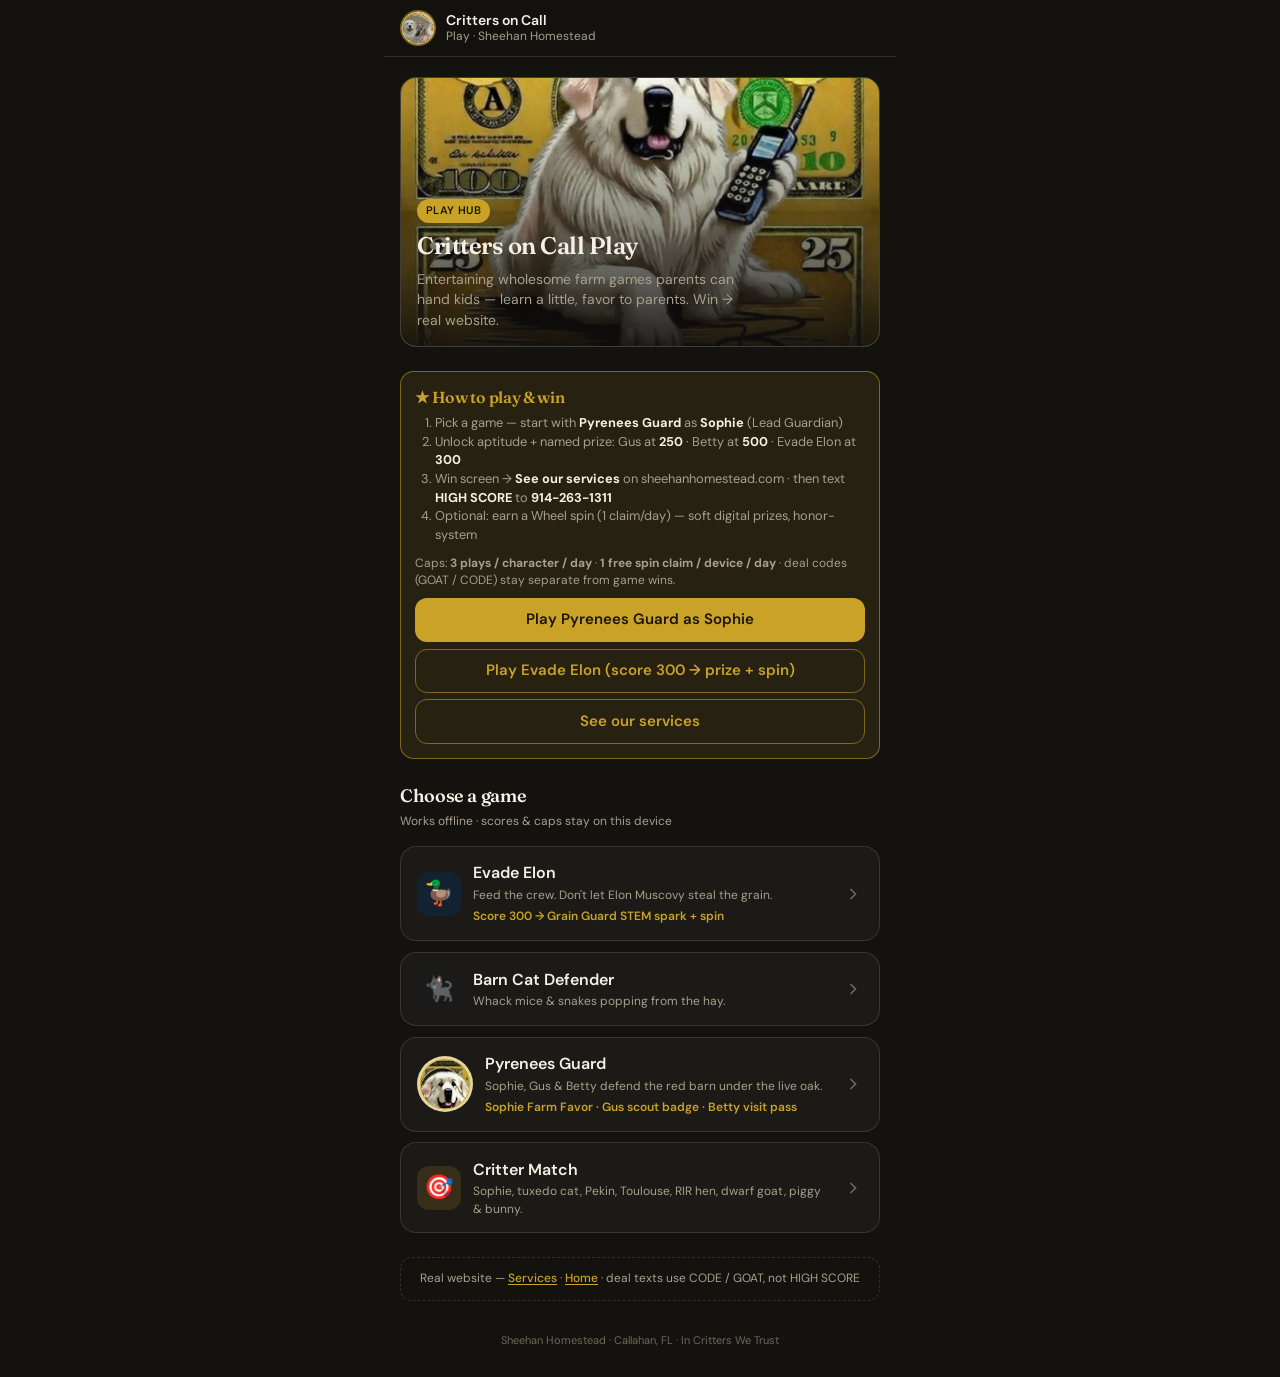
<file: index.html>
<!DOCTYPE html>
<html lang="en">
<head>
<meta charset="UTF-8" />
<meta name="viewport" content="width=device-width, initial-scale=1, viewport-fit=cover" />
<meta name="theme-color" content="#c9a227" />
<meta name="description" content="Critters on Call Play — homestead mini-games from Sheehan Homestead, Callahan FL." />
<meta property="og:title" content="Critters on Call · Play" />
<meta property="og:image" content="assets/og.jpg" />
<title>Play · Critters on Call</title>
<link rel="icon" type="image/png" href="assets/pyrenees-logo.png" />
<link rel="preconnect" href="https://fonts.googleapis.com" />
<link rel="preconnect" href="https://fonts.gstatic.com" crossorigin />
<link href="https://fonts.googleapis.com/css2?family=DM+Sans:ital,opsz,wght@0,9..40,400;0,9..40,500;0,9..40,600;0,9..40,700;1,9..40,400&family=Fraunces:ital,opsz,wght@0,9..144,500;0,9..144,600;0,9..144,700;1,9..144,500&display=swap" rel="stylesheet" />
<link rel="stylesheet" href="css/styles.css" />
<style>
  .play-path {
    border-radius: 0.85rem;
    border: 1px solid rgba(201,162,39,0.55);
    background: rgba(201,162,39,0.1);
    padding: 0.85rem 0.9rem;
  }
  .play-path h2 { font-size: 1rem; margin: 0 0 0.35rem; color: var(--gold, #c9a227); }
  .play-path ol { margin: 0.35rem 0 0.65rem; padding-left: 1.2rem; font-size: 0.8rem; line-height: 1.45; color: var(--muted, #a39a88); }
  .play-path ol strong { color: var(--fg, #f5f0e6); }
  .play-path-actions { display: flex; flex-direction: column; gap: 0.4rem; }
</style>
</head>
<body>
<div class="app">
  <header class="site-header">
    <div class="site-header-inner">
      <a class="brand" href="index.html" aria-current="page">
        <img class="brand-logo" src="assets/pyrenees-logo.png" alt="" width="36" height="36" />
        <span class="min-w-0">
          <span class="brand-title">Critters on Call</span>
          <span class="brand-sub">Play · Sheehan Homestead</span>
        </span>
      </a>
    </div>
  </header>

  <main class="main">
    <div class="stack">
      <section class="hero" aria-label="Play hub">
        <img src="assets/hero.jpg" alt="Sheehan Homestead critters" width="640" height="360" />
        <div class="hero-fade" aria-hidden="true"></div>
        <div class="hero-copy">
          <span class="pill">Play hub</span>
          <h1 style="font-size:1.5rem">Critters on Call Play</h1>
          <p class="text-sm muted" style="max-width:20rem">Entertaining wholesome farm games parents can hand kids — learn a little, favor to parents. Win → real website.</p>
        </div>
      </section>

      <section class="play-path" aria-label="How to play and win">
        <h2>★ How to play &amp; win</h2>
        <ol>
          <li>Pick a game — start with <strong>Pyrenees Guard</strong> as <strong>Sophie</strong> (Lead Guardian)</li>
          <li>Unlock aptitude + named prize: Gus at <strong>250</strong> · Betty at <strong>500</strong> · Evade Elon at <strong>300</strong></li>
          <li>Win screen → <strong>See our services</strong> on sheehanhomestead.com · then text <strong>HIGH SCORE</strong> to <strong>914-263-1311</strong></li>
          <li>Optional: earn a Wheel spin (1 claim/day) — soft digital prizes, honor-system</li>
        </ol>
        <p class="text-xs muted" style="margin:0 0 0.55rem">Caps: <strong>3 plays / character / day</strong> · <strong>1 free spin claim / device / day</strong> · deal codes (GOAT / CODE) stay separate from game wins.</p>
        <div class="play-path-actions">
          <a class="btn btn-primary btn-block" href="pyrenees-guard.html">Play Pyrenees Guard as Sophie</a>
          <a class="btn btn-outline btn-block" href="evade-elon.html">Play Evade Elon (score 300 → prize + spin)</a>
          <a class="btn btn-outline btn-block" href="https://www.sheehanhomestead.com/services" target="_blank" rel="noopener">See our services</a>
        </div>
      </section>

      <section class="stack-sm">
        <div>
          <h2 style="font-size:1.125rem">Choose a game</h2>
          <p class="text-xs muted" style="margin-top:0.25rem">Works offline · scores &amp; caps stay on this device</p>
        </div>
        <div class="door-grid">
          <a class="door" href="evade-elon.html">
            <span class="door-emoji door-emoji-sky" aria-hidden="true">🦆</span>
            <span class="door-body">
              <span class="door-title">Evade Elon</span>
              <span class="door-desc">Feed the crew. Don't let Elon Muscovy steal the grain.</span>
              <span class="door-desc door-earn-note">Score 300 → Grain Guard STEM spark + spin</span>
            </span>
            <svg class="door-chevron" viewBox="0 0 24 24" fill="none" stroke="currentColor" stroke-width="2" aria-hidden="true"><path d="m9 18 6-6-6-6"/></svg>
          </a>
          <a class="door" href="barn-cat.html">
            <span class="door-emoji door-emoji-dark" aria-hidden="true">🐈‍⬛</span>
            <span class="door-body">
              <span class="door-title">Barn Cat Defender</span>
              <span class="door-desc">Whack mice &amp; snakes popping from the hay.</span>
            </span>
            <svg class="door-chevron" viewBox="0 0 24 24" fill="none" stroke="currentColor" stroke-width="2" aria-hidden="true"><path d="m9 18 6-6-6-6"/></svg>
          </a>
          <a class="door" href="pyrenees-guard.html">
            <img class="door-thumb" src="assets/sophie.png" alt="" width="56" height="56" />
            <span class="door-body">
              <span class="door-title">Pyrenees Guard</span>
              <span class="door-desc">Sophie, Gus &amp; Betty defend the red barn under the live oak.</span>
              <span class="door-desc door-earn-note">Sophie Farm Favor · Gus scout badge · Betty visit pass</span>
            </span>
            <svg class="door-chevron" viewBox="0 0 24 24" fill="none" stroke="currentColor" stroke-width="2" aria-hidden="true"><path d="m9 18 6-6-6-6"/></svg>
          </a>
          <a class="door" href="critter-match.html">
            <span class="door-emoji" aria-hidden="true">🎯</span>
            <span class="door-body">
              <span class="door-title">Critter Match</span>
              <span class="door-desc">Sophie, tuxedo cat, Pekin, Toulouse, RIR hen, dwarf goat, piggy &amp; bunny.</span>
            </span>
            <svg class="door-chevron" viewBox="0 0 24 24" fill="none" stroke="currentColor" stroke-width="2" aria-hidden="true"><path d="m9 18 6-6-6-6"/></svg>
          </a>
        </div>
      </section>

      <p class="note-link">
        Real website —
        <a href="https://www.sheehanhomestead.com/services" target="_blank" rel="noopener">Services</a>
        ·
        <a href="https://www.sheehanhomestead.com" target="_blank" rel="noopener">Home</a>
        · deal texts use CODE / GOAT, not HIGH SCORE
      </p>

      <p class="footer-tiny">Sheehan Homestead · Callahan, FL · In Critters We Trust</p>
    </div>
  </main>
</div>
</body>
</html>
</file>
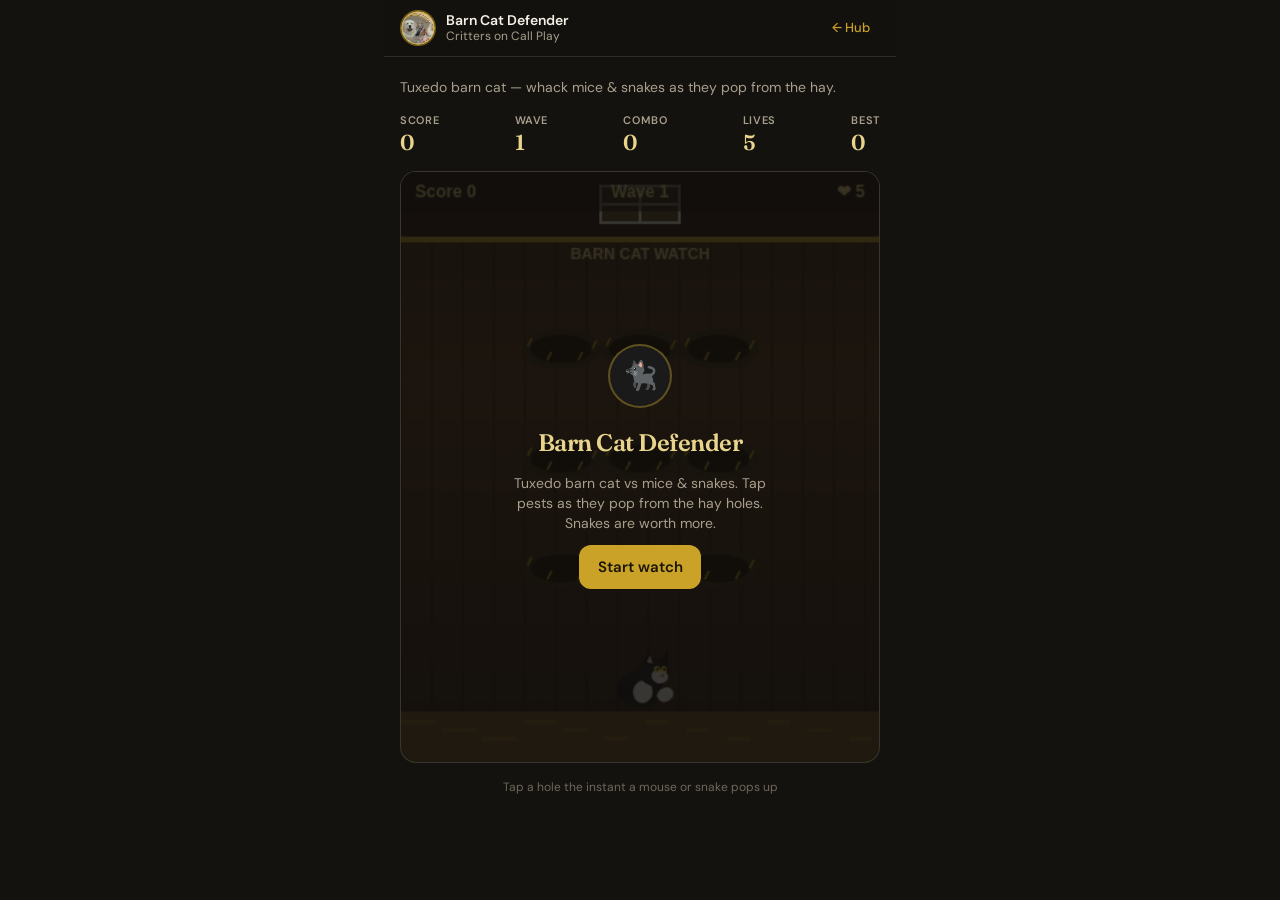
<file: barn-cat.html>
<!DOCTYPE html>
<html lang="en">
<head>
<meta charset="UTF-8" />
<meta name="viewport" content="width=device-width, initial-scale=1, viewport-fit=cover" />
<meta name="theme-color" content="#c9a227" />
<meta name="description" content="Barn Cat Defender — tuxedo cat vs mice and snakes. Critters on Call Play." />
<title>Barn Cat Defender · Critters on Call Play</title>
<link rel="icon" type="image/png" href="assets/pyrenees-logo.png" />
<link rel="preconnect" href="https://fonts.googleapis.com" />
<link rel="preconnect" href="https://fonts.gstatic.com" crossorigin />
<link href="https://fonts.googleapis.com/css2?family=DM+Sans:ital,opsz,wght@0,9..40,400;0,9..40,500;0,9..40,600;0,9..40,700&family=Fraunces:opsz,wght@9..144,500;9..144,600;9..144,700&display=swap" rel="stylesheet" />
<link rel="stylesheet" href="css/styles.css" />
</head>
<body>
<div class="app">
  <header class="site-header">
    <div class="site-header-inner">
      <a class="brand" href="index.html">
        <img class="brand-logo" src="assets/pyrenees-logo.png" alt="" width="36" height="36" />
        <span class="min-w-0">
          <span class="brand-title">Barn Cat Defender</span>
          <span class="brand-sub">Critters on Call Play</span>
        </span>
      </a>
      <a class="back-link" href="index.html">← Hub</a>
    </div>
  </header>
  <main class="main">
    <div class="game-shell">
      <p class="game-lede text-sm muted">Tuxedo barn cat — whack mice &amp; snakes as they pop from the hay.</p>
      <div class="game-hud">
        <div class="hud-stat"><span class="hud-label">Score</span><span class="hud-value tabular" id="score">0</span></div>
        <div class="hud-stat"><span class="hud-label">Wave</span><span class="hud-value tabular" id="wave">1</span></div>
        <div class="hud-stat"><span class="hud-label">Combo</span><span class="hud-value tabular" id="combo">0</span></div>
        <div class="hud-stat"><span class="hud-label">Lives</span><span class="hud-value tabular" id="lives">5</span></div>
        <div class="hud-stat"><span class="hud-label">Best</span><span class="hud-value tabular" id="best">0</span></div>
      </div>
      <div class="game-stage" id="stage">
        <canvas id="canvas" width="340" height="420" aria-label="Barn Cat Defender game"></canvas>
        <div class="game-overlay" id="overlay">
          <div class="overlay-badge" aria-hidden="true">🐈‍⬛</div>
          <h2 id="overlay-title">Barn Cat Defender</h2>
          <p id="overlay-msg">Tuxedo barn cat vs mice &amp; snakes. Tap pests as they pop from the hay holes. Snakes are worth more.</p>
          <button type="button" class="btn btn-primary" id="start-btn">Start watch</button>
        </div>
      </div>
      <p class="game-hint" id="hint">Tap a hole the instant a mouse or snake pops up</p>
    </div>
  </main>
</div>
<script src="js/scores.js"></script>
<script src="js/barn-cat.js"></script>
</body>
</html>
</file>
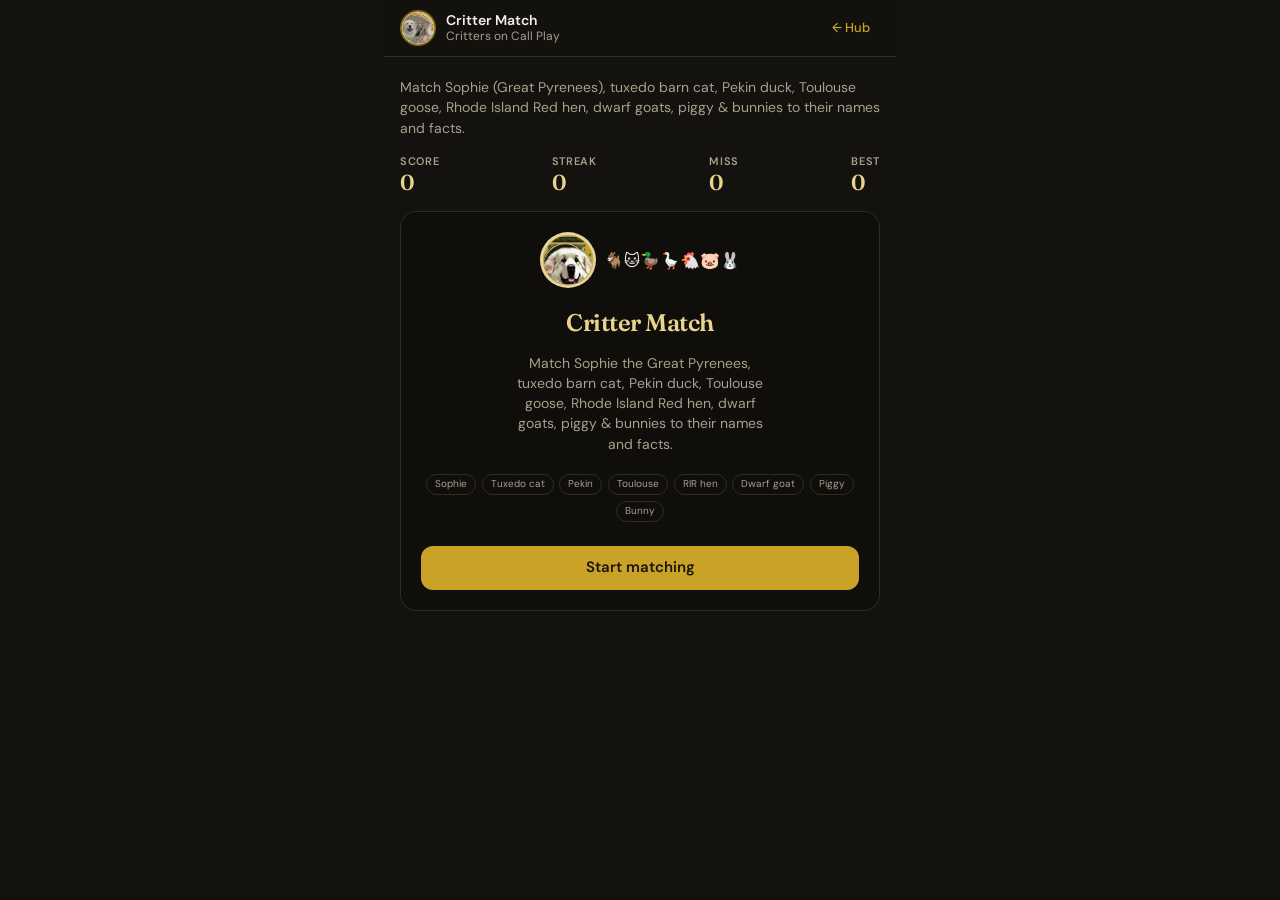
<file: critter-match.html>
<!DOCTYPE html>
<html lang="en">
<head>
<meta charset="UTF-8" />
<meta name="viewport" content="width=device-width, initial-scale=1, viewport-fit=cover" />
<meta name="theme-color" content="#c9a227" />
<meta name="description" content="Critter Match — match the Sheehan Homestead roster. Critters on Call Play." />
<title>Critter Match · Critters on Call Play</title>
<link rel="icon" type="image/png" href="assets/pyrenees-logo.png" />
<link rel="preconnect" href="https://fonts.googleapis.com" />
<link rel="preconnect" href="https://fonts.gstatic.com" crossorigin />
<link href="https://fonts.googleapis.com/css2?family=DM+Sans:ital,opsz,wght@0,9..40,400;0,9..40,500;0,9..40,600;0,9..40,700&family=Fraunces:opsz,wght@9..144,500;9..144,600;9..144,700&display=swap" rel="stylesheet" />
<link rel="stylesheet" href="css/styles.css" />
</head>
<body>
<div class="app">
  <header class="site-header">
    <div class="site-header-inner">
      <a class="brand" href="index.html">
        <img class="brand-logo" src="assets/pyrenees-logo.png" alt="" width="36" height="36" />
        <span class="min-w-0">
          <span class="brand-title">Critter Match</span>
          <span class="brand-sub">Critters on Call Play</span>
        </span>
      </a>
      <a class="back-link" href="index.html">← Hub</a>
    </div>
  </header>
  <main class="main">
    <div class="game-shell">
      <p class="game-lede text-sm muted">Match Sophie (Great Pyrenees), tuxedo barn cat, Pekin duck, Toulouse goose, Rhode Island Red hen, dwarf goats, piggy &amp; bunnies to their names and facts.</p>
      <div class="game-hud">
        <div class="hud-stat"><span class="hud-label">Score</span><span class="hud-value tabular" id="score">0</span></div>
        <div class="hud-stat"><span class="hud-label">Streak</span><span class="hud-value tabular" id="streak">0</span></div>
        <div class="hud-stat"><span class="hud-label">Miss</span><span class="hud-value tabular" id="miss">0</span></div>
        <div class="hud-stat"><span class="hud-label">Best</span><span class="hud-value tabular" id="best">0</span></div>
      </div>
      <div class="cm-play" id="play-area">
        <div>
          <p class="text-xs muted" style="margin-bottom:0.5rem">1 · Tap a critter</p>
          <div class="cm-critters" id="critters"></div>
        </div>
        <div>
          <p class="text-xs muted" style="margin-bottom:0.5rem">2 · Tap the matching name &amp; fact</p>
          <div class="cm-facts" id="facts"></div>
        </div>
      </div>
      <div class="game-stage cm-ready-stage" id="stage">
        <div class="game-overlay" id="overlay" style="position:relative;min-height:16rem;border-radius:1rem;border:1px solid var(--border)">
          <div class="cm-ready-avatars">
            <img src="assets/sophie.png" alt="Sophie" width="56" height="56" />
            <span aria-hidden="true">🐐🐱🦆🪿🐔🐷🐰</span>
          </div>
          <h2 id="overlay-title">Critter Match</h2>
          <p id="overlay-msg">Match Sophie the Great Pyrenees, tuxedo barn cat, Pekin duck, Toulouse goose, Rhode Island Red hen, dwarf goats, piggy &amp; bunnies to their names and facts.</p>
          <div class="cm-chips">
            <span>Sophie</span><span>Tuxedo cat</span><span>Pekin</span><span>Toulouse</span><span>RIR hen</span><span>Dwarf goat</span><span>Piggy</span><span>Bunny</span>
          </div>
          <button type="button" class="btn btn-primary btn-block" id="start-btn">Start matching</button>
        </div>
      </div>
      <p class="game-hint" id="hint" style="visibility:hidden">Tap a critter, then tap the matching name &amp; fact</p>
      <div id="done" class="hidden"></div>
    </div>
  </main>
</div>
<script src="js/scores.js"></script>
<script src="js/critter-match.js"></script>
</body>
</html>
</file>
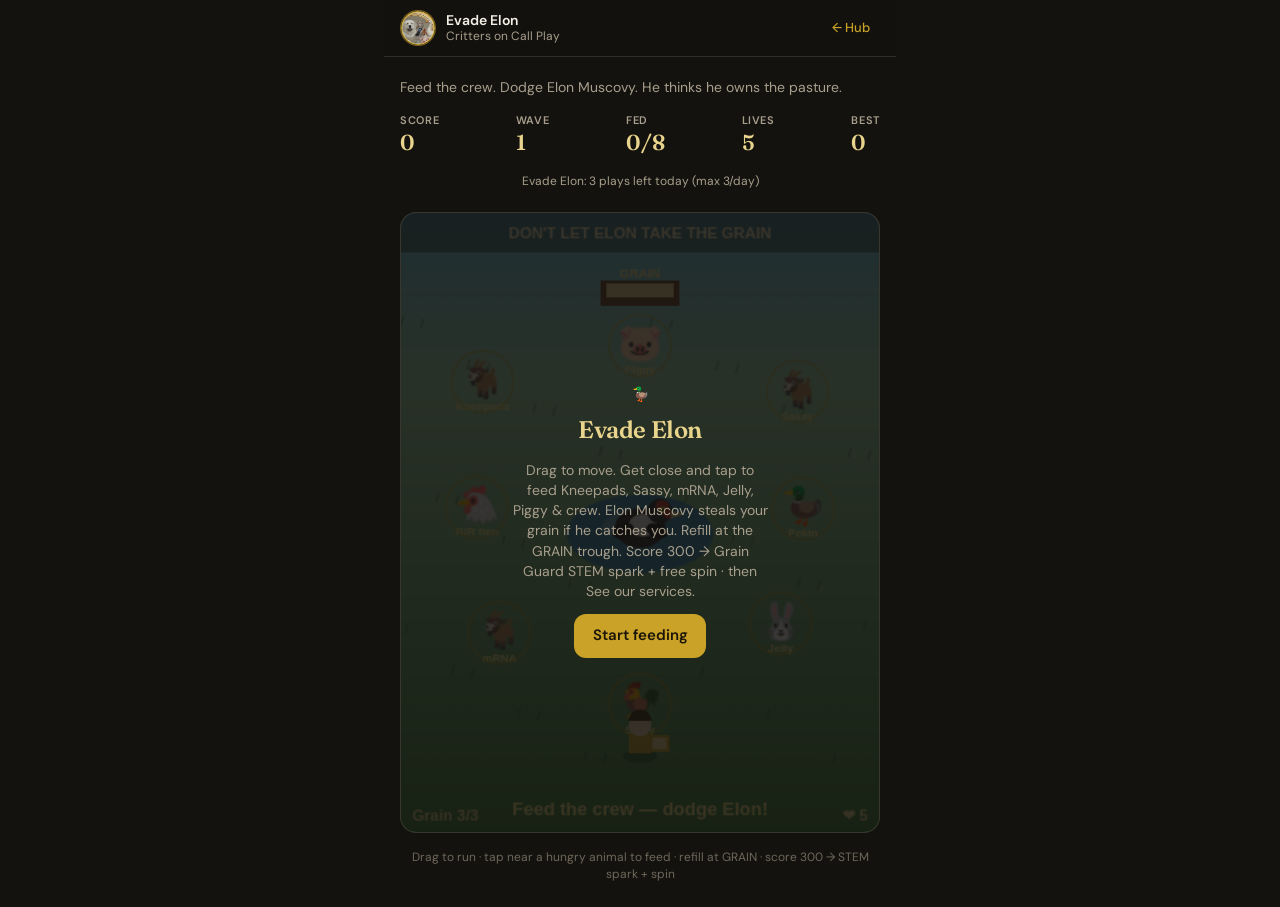
<file: evade-elon.html>
<!DOCTYPE html>
<html lang="en">
<head>
<meta charset="UTF-8" />
<meta name="viewport" content="width=device-width, initial-scale=1, viewport-fit=cover" />
<meta name="theme-color" content="#c9a227" />
<meta name="description" content="Evade Elon — feed the crew, dodge Elon Muscovy. Critters on Call Play." />
<title>Evade Elon · Critters on Call Play</title>
<link rel="icon" type="image/png" href="assets/pyrenees-logo.png" />
<link rel="preconnect" href="https://fonts.googleapis.com" />
<link rel="preconnect" href="https://fonts.gstatic.com" crossorigin />
<link href="https://fonts.googleapis.com/css2?family=DM+Sans:ital,opsz,wght@0,9..40,400;0,9..40,500;0,9..40,600;0,9..40,700&family=Fraunces:opsz,wght@9..144,500;9..144,600;9..144,700&display=swap" rel="stylesheet" />
<link rel="stylesheet" href="css/styles.css" />
</head>
<body>
<div class="app">
  <header class="site-header">
    <div class="site-header-inner">
      <a class="brand" href="index.html">
        <img class="brand-logo" src="assets/pyrenees-logo.png" alt="" width="36" height="36" />
        <span class="min-w-0">
          <span class="brand-title">Evade Elon</span>
          <span class="brand-sub">Critters on Call Play</span>
        </span>
      </a>
      <a class="back-link" href="index.html">← Hub</a>
    </div>
  </header>
  <main class="main">
    <div class="game-shell">
      <p class="game-lede text-sm muted">Feed the crew. Dodge Elon Muscovy. He thinks he owns the pasture.</p>
      <div class="game-hud">
        <div class="hud-stat"><span class="hud-label">Score</span><span class="hud-value tabular" id="score">0</span></div>
        <div class="hud-stat"><span class="hud-label">Wave</span><span class="hud-value tabular" id="wave">1</span></div>
        <div class="hud-stat"><span class="hud-label">Fed</span><span class="hud-value tabular" id="fed">0/8</span></div>
        <div class="hud-stat"><span class="hud-label">Lives</span><span class="hud-value tabular" id="lives">5</span></div>
        <div class="hud-stat"><span class="hud-label">Best</span><span class="hud-value tabular" id="best">0</span></div>
      </div>
      <p class="cap-note text-xs muted" id="cap-note" aria-live="polite"></p>
      <div class="game-stage" id="stage">
        <canvas id="canvas" width="340" height="440" aria-label="Evade Elon game"></canvas>
        <div class="game-overlay" id="overlay">
          <p class="overlay-emoji" aria-hidden="true">🦆</p>
          <h2 id="overlay-title">Evade Elon</h2>
          <p id="overlay-msg">Drag to move. Get close and tap to feed Kneepads, Sassy, mRNA, Jelly, Piggy &amp; crew. Elon Muscovy steals your grain if he catches you. Refill at the GRAIN trough. Score 300 → Grain Guard STEM spark + free spin · then See our services.</p>
          <button type="button" class="btn btn-primary" id="start-btn">Start feeding</button>
        </div>
      </div>
      <p class="game-hint" id="hint">Drag to run · tap near a hungry animal to feed · refill at GRAIN · score 300 → STEM spark + spin</p>
      <div class="claim-chip-bar hidden" id="claim-chip" aria-live="polite"></div>
    </div>
  </main>
</div>
<div class="earn-modal hidden" id="earn-modal" aria-hidden="true" role="dialog" aria-labelledby="earn-title">
  <div class="earn-modal-card">
    <p class="earn-modal-emoji" aria-hidden="true">🏅</p>
    <p class="aptitude-badge" id="earn-aptitude" hidden></p>
    <h2 id="earn-title">You earned an award</h2>
    <p class="prize-line" id="earn-prize" hidden></p>
    <p id="earn-body" class="earn-modal-body">Entertaining farm games — learn a little. Parents: see our services on the real website.</p>
    <div class="earn-modal-actions">
      <a class="btn btn-primary btn-block" id="earn-services" href="https://www.sheehanhomestead.com/services" target="_blank" rel="noopener">See our services</a>
      <a class="btn btn-outline btn-block" id="earn-sms" href="sms:9142631311?&body=HIGH%20SCORE">Text HIGH SCORE to 914-263-1311</a>
      <a class="btn btn-outline btn-block" id="earn-wheel" href="https://onchainoffgrid-hub.github.io/critters-on-call/wheel.html" rel="noopener" hidden>🎡 Claim free spin</a>
      <button type="button" class="btn btn-ghost btn-block" id="earn-keep">Keep playing</button>
    </div>
  </div>
</div>
<script src="js/scores.js"></script>
<script src="js/earn-spin.js"></script>
<script src="js/evade-elon.js"></script>
</body>
</html>
</file>
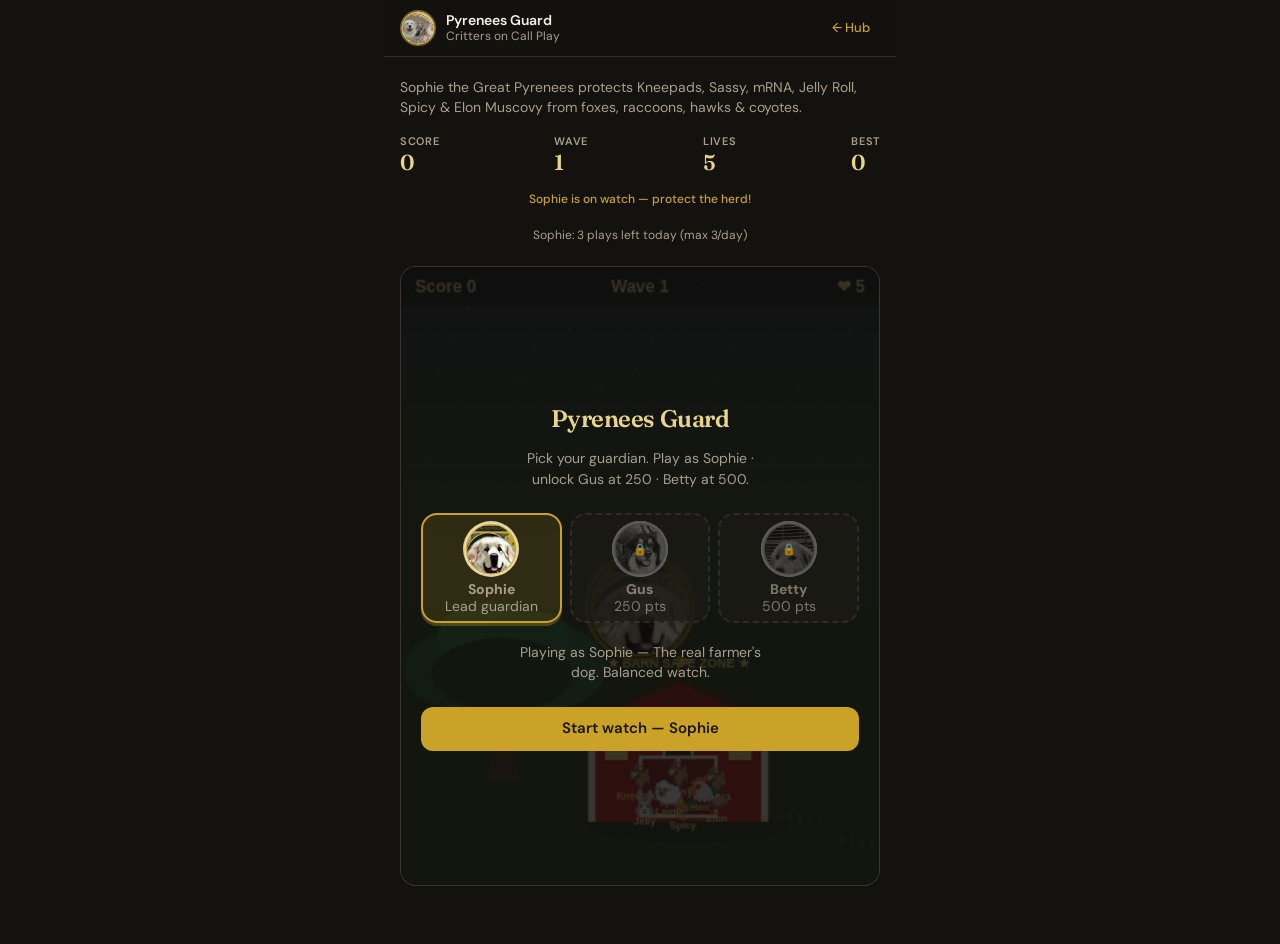
<file: pyrenees-guard.html>
<!DOCTYPE html>
<html lang="en">
<head>
<meta charset="UTF-8" />
<meta name="viewport" content="width=device-width, initial-scale=1, viewport-fit=cover" />
<meta name="theme-color" content="#c9a227" />
<meta name="description" content="Pyrenees Guard — Sophie, Gus & Betty defend the red barn. Critters on Call Play." />
<title>Pyrenees Guard · Critters on Call Play</title>
<link rel="icon" type="image/png" href="assets/pyrenees-logo.png" />
<link rel="preconnect" href="https://fonts.googleapis.com" />
<link rel="preconnect" href="https://fonts.gstatic.com" crossorigin />
<link href="https://fonts.googleapis.com/css2?family=DM+Sans:ital,opsz,wght@0,9..40,400;0,9..40,500;0,9..40,600;0,9..40,700&family=Fraunces:opsz,wght@9..144,500;9..144,600;9..144,700&display=swap" rel="stylesheet" />
<link rel="stylesheet" href="css/styles.css" />
</head>
<body>
<div class="app">
  <header class="site-header">
    <div class="site-header-inner">
      <a class="brand" href="index.html">
        <img class="brand-logo" src="assets/pyrenees-logo.png" alt="" width="36" height="36" />
        <span class="min-w-0">
          <span class="brand-title">Pyrenees Guard</span>
          <span class="brand-sub">Critters on Call Play</span>
        </span>
      </a>
      <a class="back-link" href="index.html">← Hub</a>
    </div>
  </header>
  <main class="main">
    <div class="game-shell">
      <p class="game-lede text-sm muted">Sophie the Great Pyrenees protects Kneepads, Sassy, mRNA, Jelly Roll, Spicy &amp; Elon Muscovy from foxes, raccoons, hawks &amp; coyotes.</p>
      <div class="game-hud">
        <div class="hud-stat"><span class="hud-label">Score</span><span class="hud-value tabular" id="score">0</span></div>
        <div class="hud-stat"><span class="hud-label">Wave</span><span class="hud-value tabular" id="wave">1</span></div>
        <div class="hud-stat"><span class="hud-label">Lives</span><span class="hud-value tabular" id="lives">5</span></div>
        <div class="hud-stat"><span class="hud-label">Best</span><span class="hud-value tabular" id="best">0</span></div>
      </div>
      <p class="game-msg" id="msg"></p>
      <p class="cap-note text-xs muted" id="cap-note" aria-live="polite"></p>
      <div class="game-stage" id="stage">
        <canvas id="canvas" width="340" height="440" aria-label="Pyrenees Guard game"></canvas>
        <div class="game-overlay" id="overlay">
          <h2 id="overlay-title">Pyrenees Guard</h2>
          <p id="overlay-msg">Pick your guardian. Play as Sophie · unlock Gus at 250 · Betty at 500.</p>
          <div class="guard-picker" id="picker"></div>
          <p class="guard-blurb text-xs muted" id="blurb"></p>
          <button type="button" class="btn btn-primary btn-block" id="start-btn">Start watch — Sophie</button>
        </div>
      </div>
      <div class="guard-controls" id="controls" aria-label="Movement controls">
        <button type="button" class="btn btn-ghost" id="nudge-l">←</button>
        <button type="button" class="btn btn-primary" id="bark-btn">Bark!</button>
        <button type="button" class="btn btn-ghost" id="nudge-r">→</button>
        <button type="button" class="btn btn-ghost" id="nudge-u">↑</button>
        <button type="button" class="btn btn-ghost" id="nudge-d">↓</button>
        <button type="button" class="btn btn-ghost" id="nudge-c">Center</button>
      </div>
      <p class="game-hint" id="hint" style="visibility:hidden">Drag Sophie · WASD · Space / Bark</p>
      <div class="claim-chip-bar hidden" id="claim-chip" aria-live="polite"></div>
    </div>
  </main>
</div>
<div class="earn-modal hidden" id="earn-modal" aria-hidden="true" role="dialog" aria-labelledby="earn-title">
  <div class="earn-modal-card">
    <p class="earn-modal-emoji" aria-hidden="true">🏅</p>
    <p class="aptitude-badge" id="earn-aptitude" hidden></p>
    <h2 id="earn-title">You earned an award</h2>
    <p class="prize-line" id="earn-prize" hidden></p>
    <p id="earn-body" class="earn-modal-body">Entertaining farm games — learn a little. Parents: see our services on the real website.</p>
    <div class="earn-modal-actions">
      <a class="btn btn-primary btn-block" id="earn-services" href="https://www.sheehanhomestead.com/services" target="_blank" rel="noopener">See our services</a>
      <a class="btn btn-outline btn-block" id="earn-sms" href="sms:9142631311?&body=HIGH%20SCORE">Text HIGH SCORE to 914-263-1311</a>
      <a class="btn btn-outline btn-block" id="earn-wheel" href="https://onchainoffgrid-hub.github.io/critters-on-call/wheel.html" rel="noopener" hidden>🎡 Claim free spin</a>
      <button type="button" class="btn btn-ghost btn-block" id="earn-keep">Keep playing</button>
    </div>
  </div>
</div>
<script src="js/scores.js"></script>
<script src="js/earn-spin.js"></script>
<script src="js/pyrenees-guard.js"></script>
</body>
</html>
</file>
<file: css/styles.css>
/* Critters on Call — Play hub */
:root {
  --gold: #c9a227;
  --gold-hover: #b89120;
  --gold-soft: rgba(201, 162, 39, 0.15);
  --gold-ring: rgba(201, 162, 39, 0.4);
  --ink: #0f0e0c;
  --bg: #14120f;
  --surface: #1c1a16;
  --surface-2: #26231e;
  --border: rgba(255, 248, 230, 0.12);
  --fg: #f5f0e6;
  --muted: #a89f8c;
  --subtle: #6e675a;
  --accent: #e8d48c;
  --primary-fg: #1a1508;
  --danger: #c45c4a;
  --success: #6a9e6a;
  --radius: 1rem;
  --max: 32rem;
  --safe-b: env(safe-area-inset-bottom, 0px);
  --font: "DM Sans", "Segoe UI", system-ui, sans-serif;
  --display: "Fraunces", "Georgia", "Times New Roman", serif;
}

*, *::before, *::after { box-sizing: border-box; }
html { -webkit-text-size-adjust: 100%; }
html, body {
  margin: 0;
  min-height: 100dvh;
  background: var(--bg);
  color: var(--fg);
  font-family: var(--font);
  font-size: 16px;
  line-height: 1.45;
  -webkit-font-smoothing: antialiased;
  touch-action: manipulation;
}
img { max-width: 100%; display: block; }
a { color: inherit; text-decoration: none; }
button, input { font: inherit; color: inherit; }
button { cursor: pointer; border: none; background: none; }
h1, h2, h3 { font-family: var(--display); font-weight: 600; letter-spacing: -0.02em; margin: 0; }
p { margin: 0; }

.app {
  display: flex;
  flex-direction: column;
  min-height: 100dvh;
  max-width: var(--max);
  margin: 0 auto;
}

.site-header {
  position: sticky;
  top: 0;
  z-index: 40;
  border-bottom: 1px solid var(--border);
  background: rgba(20, 18, 15, 0.95);
  backdrop-filter: blur(12px);
}
.site-header-inner {
  display: flex;
  align-items: center;
  justify-content: space-between;
  height: 3.5rem;
  padding: 0 1rem;
  gap: 0.75rem;
}
.brand {
  display: flex;
  align-items: center;
  gap: 0.65rem;
  min-width: 0;
}
.brand-logo {
  width: 2.25rem;
  height: 2.25rem;
  border-radius: 999px;
  border: 1px solid rgba(201, 162, 39, 0.5);
  object-fit: cover;
  flex-shrink: 0;
  background: var(--surface-2);
}
.brand-title {
  display: block;
  font-size: 0.875rem;
  font-weight: 600;
  line-height: 1.2;
  white-space: nowrap;
  overflow: hidden;
  text-overflow: ellipsis;
}
.brand-sub {
  display: block;
  font-size: 0.75rem;
  color: var(--muted);
  line-height: 1.2;
}
.back-link {
  font-size: 0.8125rem;
  color: var(--gold);
  font-weight: 500;
  white-space: nowrap;
  padding: 0.35rem 0.6rem;
  border-radius: 0.5rem;
}
.back-link:hover { background: var(--gold-soft); }

.main {
  flex: 1;
  width: 100%;
  padding: 1.25rem 1rem calc(1.5rem + var(--safe-b));
}
.stack { display: flex; flex-direction: column; gap: 1.5rem; }
.stack-sm { display: flex; flex-direction: column; gap: 1rem; }
.muted { color: var(--muted); }
.text-sm { font-size: 0.875rem; }
.text-xs { font-size: 0.75rem; }
.tabular { font-variant-numeric: tabular-nums; }
.min-w-0 { min-width: 0; }

.hero {
  position: relative;
  border-radius: var(--radius);
  overflow: hidden;
  border: 1px solid var(--border);
  aspect-ratio: 16 / 9;
  background: var(--surface-2);
}
.hero img {
  width: 100%;
  height: 100%;
  object-fit: cover;
}
.hero-fade {
  position: absolute;
  inset: 0;
  background: linear-gradient(to top, rgba(15, 14, 12, 0.92) 0%, rgba(15, 14, 12, 0.35) 55%, transparent 100%);
}
.hero-copy {
  position: absolute;
  left: 1rem;
  right: 1rem;
  bottom: 1rem;
  display: flex;
  flex-direction: column;
  gap: 0.35rem;
}
.pill {
  display: inline-flex;
  align-self: flex-start;
  font-size: 0.6875rem;
  font-weight: 600;
  letter-spacing: 0.04em;
  text-transform: uppercase;
  color: var(--primary-fg);
  background: var(--gold);
  padding: 0.25rem 0.55rem;
  border-radius: 999px;
}

.btn {
  display: inline-flex;
  align-items: center;
  justify-content: center;
  gap: 0.4rem;
  min-height: 2.75rem;
  padding: 0.65rem 1.15rem;
  border-radius: 0.75rem;
  font-weight: 600;
  font-size: 0.9375rem;
  transition: background 0.15s, transform 0.1s;
}
.btn:active { transform: scale(0.98); }
.btn-primary {
  background: var(--gold);
  color: var(--primary-fg);
}
.btn-primary:hover { background: var(--gold-hover); }
.btn-ghost {
  background: var(--surface-2);
  color: var(--fg);
  border: 1px solid var(--border);
}
.btn-ghost:hover { border-color: var(--gold-ring); }
.btn-block { width: 100%; }
.btn:disabled {
  opacity: 0.45;
  cursor: not-allowed;
  transform: none;
}

.door-grid { display: flex; flex-direction: column; gap: 0.65rem; }
.door {
  display: flex;
  align-items: center;
  gap: 0.75rem;
  padding: 0.9rem 1rem;
  background: var(--surface);
  border: 1px solid var(--border);
  border-radius: var(--radius);
  transition: border-color 0.15s, background 0.15s;
}
.door:hover { border-color: var(--gold-ring); background: var(--surface-2); }
.door-emoji {
  width: 2.75rem;
  height: 2.75rem;
  display: flex;
  align-items: center;
  justify-content: center;
  font-size: 1.5rem;
  background: var(--gold-soft);
  border-radius: 0.75rem;
  flex-shrink: 0;
}
.door-body { flex: 1; min-width: 0; }
.door-title {
  display: block;
  font-weight: 600;
  font-size: 1rem;
}
.door-desc {
  display: block;
  font-size: 0.75rem;
  color: var(--muted);
  margin-top: 0.15rem;
}
.door-chevron {
  width: 1.25rem;
  height: 1.25rem;
  color: var(--subtle);
  flex-shrink: 0;
}

.note-link {
  display: block;
  text-align: center;
  font-size: 0.75rem;
  color: var(--muted);
  padding: 0.75rem;
  border: 1px dashed var(--border);
  border-radius: 0.75rem;
}
.note-link a {
  color: var(--gold);
  font-weight: 500;
  text-decoration: underline;
  text-underline-offset: 2px;
}

.footer-tiny {
  text-align: center;
  font-size: 0.6875rem;
  color: var(--subtle);
  padding: 0.5rem 0 0.25rem;
}

/* Game shell */
.game-shell { display: flex; flex-direction: column; gap: 1rem; }
.game-hud {
  display: flex;
  align-items: center;
  justify-content: space-between;
  gap: 0.75rem;
  flex-wrap: wrap;
}
.hud-stat {
  display: flex;
  flex-direction: column;
  gap: 0.1rem;
}
.hud-label {
  font-size: 0.6875rem;
  text-transform: uppercase;
  letter-spacing: 0.06em;
  color: var(--muted);
  font-weight: 600;
}
.hud-value {
  font-family: var(--display);
  font-size: 1.35rem;
  font-weight: 600;
  color: var(--accent);
  line-height: 1.1;
}
.game-stage {
  position: relative;
  width: 100%;
  background: var(--surface);
  border: 1px solid var(--border);
  border-radius: var(--radius);
  overflow: hidden;
  touch-action: none;
  user-select: none;
  -webkit-user-select: none;
}
.game-stage canvas {
  display: block;
  width: 100%;
  height: auto;
  vertical-align: middle;
}
.game-overlay {
  position: absolute;
  inset: 0;
  display: flex;
  flex-direction: column;
  align-items: center;
  justify-content: center;
  gap: 0.75rem;
  padding: 1.25rem;
  background: rgba(15, 14, 12, 0.82);
  text-align: center;
  z-index: 5;
}
.game-overlay.hidden { display: none; }
.game-overlay h2 { font-size: 1.5rem; color: var(--accent); }
.game-overlay p { font-size: 0.875rem; color: var(--muted); max-width: 16rem; }
.game-controls {
  display: flex;
  gap: 0.5rem;
  flex-wrap: wrap;
}
.game-hint {
  font-size: 0.75rem;
  color: var(--subtle);
  text-align: center;
}

/* Barn Cat holes */
.mole-grid {
  display: grid;
  grid-template-columns: repeat(3, 1fr);
  gap: 0.65rem;
  padding: 1rem;
  min-height: 22rem;
  background:
    radial-gradient(ellipse at 30% 20%, rgba(201, 162, 39, 0.08), transparent 50%),
    linear-gradient(180deg, #2a2418 0%, #1a1712 100%);
}
.hole {
  aspect-ratio: 1;
  border-radius: 50%;
  background: radial-gradient(circle at 50% 40%, #3d3428, #1a1510 70%);
  border: 3px solid #4a3f30;
  position: relative;
  overflow: hidden;
  box-shadow: inset 0 8px 16px rgba(0,0,0,0.5);
}
.critter-pop {
  position: absolute;
  left: 50%;
  bottom: -10%;
  transform: translateX(-50%) translateY(110%);
  font-size: clamp(2rem, 12vw, 2.75rem);
  line-height: 1;
  transition: transform 0.12s ease-out;
  cursor: pointer;
  filter: drop-shadow(0 2px 4px rgba(0,0,0,0.4));
  user-select: none;
}
.critter-pop.up { transform: translateX(-50%) translateY(0); }
.critter-pop.whacked { transform: translateX(-50%) translateY(0) scale(0.7); opacity: 0.5; }

/* Match cards */
.match-grid {
  display: grid;
  grid-template-columns: repeat(3, 1fr);
  gap: 0.5rem;
  padding: 0.75rem;
  min-height: 20rem;
  background: var(--surface);
}
.match-card {
  aspect-ratio: 3 / 4;
  perspective: 600px;
  cursor: pointer;
  border: none;
  padding: 0;
  background: transparent;
}
.match-card-inner {
  position: relative;
  width: 100%;
  height: 100%;
  transition: transform 0.35s;
  transform-style: preserve-3d;
}
.match-card.flipped .match-card-inner,
.match-card.matched .match-card-inner {
  transform: rotateY(180deg);
}
.match-face {
  position: absolute;
  inset: 0;
  backface-visibility: hidden;
  border-radius: 0.65rem;
  display: flex;
  flex-direction: column;
  align-items: center;
  justify-content: center;
  gap: 0.2rem;
  padding: 0.35rem;
  border: 1px solid var(--border);
}
.match-back {
  background: linear-gradient(145deg, var(--gold-soft), var(--surface-2));
  color: var(--gold);
  font-size: 1.5rem;
}
.match-front {
  background: var(--surface-2);
  transform: rotateY(180deg);
}
.match-front .emoji { font-size: 1.75rem; line-height: 1; }
.match-front .name {
  font-size: 0.65rem;
  font-weight: 600;
  text-align: center;
  line-height: 1.2;
  color: var(--accent);
}
.match-card.matched .match-front {
  border-color: var(--gold);
  box-shadow: 0 0 0 2px var(--gold-ring);
}
.match-card:disabled { cursor: default; }

@media (min-width: 400px) {
  .match-grid { grid-template-columns: repeat(4, 1fr); }
}

/* —— Build-matched game extras —— */
.game-lede { margin: 0; line-height: 1.45; }
.game-msg {
  text-align: center;
  font-size: 0.75rem;
  color: var(--gold);
  font-weight: 500;
  min-height: 1.1rem;
}
.overlay-emoji { font-size: 2.5rem; margin: 0; line-height: 1; }
.overlay-badge {
  width: 4rem; height: 4rem; border-radius: 999px;
  background: #1a1a1a; border: 2px solid var(--gold-ring);
  display: flex; align-items: center; justify-content: center;
  font-size: 1.75rem; margin-bottom: 0.35rem;
}
.door-thumb {
  width: 3.5rem; height: 3.5rem; border-radius: 999px;
  object-fit: cover; border: 2px solid var(--gold-ring);
  background: #f5f2eb; flex-shrink: 0;
}
.door-emoji-sky { background: rgba(12, 40, 70, 0.55) !important; }
.door-emoji-dark { background: #1a1a1a !important; }

.guard-picker {
  display: grid;
  grid-template-columns: repeat(3, 1fr);
  gap: 0.5rem;
  width: 100%;
  margin: 0.75rem 0 0.5rem;
}
.guard-card {
  border-radius: 1rem;
  border: 2px solid var(--border);
  background: var(--surface);
  padding: 0.4rem;
  text-align: center;
  transition: border-color 0.15s, background 0.15s;
}
.guard-card.selected {
  border-color: var(--gold);
  background: var(--gold-soft);
  box-shadow: 0 3px 0 0 rgba(201, 162, 39, 0.3);
}
.guard-card.locked { opacity: 0.7; border-style: dashed; }
.guard-card:not(.locked):hover { border-color: var(--gold-ring); }
.guard-thumb-wrap { position: relative; width: 3.5rem; height: 3.5rem; margin: 0 auto; }
.guard-thumb {
  width: 3.5rem; height: 3.5rem; border-radius: 999px;
  object-fit: cover; border: 2px solid var(--gold-ring); background: #f5f2eb;
}
.guard-thumb.gray { filter: grayscale(1); border-color: var(--border); }
.guard-lock {
  position: absolute; inset: 0; display: flex; align-items: center; justify-content: center;
  border-radius: 999px; background: rgba(20,18,15,0.55); font-size: 0.7rem; font-weight: 800;
}
.guard-name { font-size: 0.7rem; font-weight: 700; margin: 0.25rem 0 0; line-height: 1.2; }
.guard-role { font-size: 0.6rem; color: var(--muted); margin: 0; line-height: 1.2; }
.guard-blurb { margin: 0 0 0.75rem; line-height: 1.4; }
.guard-controls {
  display: grid;
  grid-template-columns: repeat(3, 1fr);
  gap: 0.5rem;
  width: 100%;
  max-width: 17.5rem;
  margin: 0 auto;
}
.guard-controls .btn { min-height: 2.5rem; }

/* Critter Match */
.cm-ready-stage { border: none; background: transparent; min-height: 0; }
.cm-ready-avatars {
  display: flex; align-items: center; justify-content: center; gap: 0.5rem; margin-bottom: 0.35rem;
}
.cm-ready-avatars img {
  width: 3.5rem; height: 3.5rem; border-radius: 999px; object-fit: cover;
  border: 2px solid var(--gold-ring); background: #f5f2eb;
}
.cm-chips {
  display: flex; flex-wrap: wrap; justify-content: center; gap: 0.35rem; margin: 0.5rem 0 0.75rem;
}
.cm-chips span {
  font-size: 0.625rem; border: 1px solid var(--border); border-radius: 999px;
  padding: 0.15rem 0.5rem; color: var(--muted);
}
.cm-play { display: flex; flex-direction: column; gap: 1rem; }
.cm-play.hidden { display: none; }
.cm-critters {
  display: grid; grid-template-columns: repeat(4, 1fr); gap: 0.5rem;
}
.cm-critter {
  display: flex; flex-direction: column; align-items: center; gap: 0.25rem;
  padding: 0.5rem 0.25rem; border-radius: 0.85rem;
  border: 2px solid var(--border); background: var(--surface);
}
.cm-critter.selected { border-color: var(--gold); background: var(--gold-soft); }
.cm-critter.done { opacity: 0.4; }
.cm-critter-name { font-size: 0.65rem; font-weight: 600; text-align: center; line-height: 1.15; }
.cm-avatar {
  width: 2.75rem; height: 2.75rem; border-radius: 999px; object-fit: cover;
  border: 2px solid var(--gold-ring); background: #f5f2eb;
  display: inline-flex; align-items: center; justify-content: center;
}
.cm-avatar.lg { width: 3.5rem; height: 3.5rem; }
.cm-avatar.emoji { font-size: 1.35rem; background: var(--surface-2); }
.cm-facts { display: flex; flex-direction: column; gap: 0.5rem; }
.cm-fact {
  text-align: left; padding: 0.65rem 0.75rem; border-radius: 0.85rem;
  border: 2px solid var(--border); background: var(--surface);
  display: flex; flex-direction: column; gap: 0.15rem;
}
.cm-fact:hover:not(:disabled) { border-color: var(--gold-ring); }
.cm-fact.done { opacity: 0.35; }
.cm-fact.wrong { border-color: var(--danger); background: rgba(196,92,74,0.12); }
.cm-fact-name { font-size: 0.875rem; font-weight: 600; }
.cm-fact-breed { font-size: 0.7rem; color: var(--gold); font-weight: 500; }
.cm-fact-desc { font-size: 0.7rem; color: var(--muted); line-height: 1.35; }


.btn-outline {
  background: transparent;
  color: var(--gold);
  border: 1px solid rgba(201, 162, 39, 0.55);
}
.btn-outline:hover { background: var(--gold-soft); }

.door-earn-note {
  color: var(--gold) !important;
  font-weight: 600;
  margin-top: 0.25rem;
}

.guard-earn-chip {
  margin: 0.2rem 0 0;
  font-size: 0.55rem;
  font-weight: 700;
  color: var(--primary-fg);
  background: var(--gold);
  border-radius: 999px;
  padding: 0.1rem 0.35rem;
  display: inline-block;
}

.claim-chip-bar {
  display: flex;
  flex-wrap: wrap;
  gap: 0.4rem;
  justify-content: center;
  margin-top: 0.35rem;
}
.claim-chip-bar.hidden { display: none; }
.claim-chip-link {
  font-size: 0.75rem;
  font-weight: 600;
  color: var(--primary-fg);
  background: var(--gold);
  border-radius: 999px;
  padding: 0.35rem 0.75rem;
}

.earn-modal {
  position: fixed;
  inset: 0;
  z-index: 80;
  display: flex;
  align-items: center;
  justify-content: center;
  padding: 1rem;
  background: rgba(15, 14, 12, 0.72);
  backdrop-filter: blur(4px);
}
.earn-modal.hidden { display: none; }
.earn-modal-card {
  width: 100%;
  max-width: 20rem;
  background: var(--surface);
  border: 1px solid var(--border);
  border-radius: var(--radius);
  padding: 1.25rem 1.1rem 1.1rem;
  text-align: center;
  box-shadow: 0 12px 40px rgba(0, 0, 0, 0.45);
}
.earn-modal-emoji { font-size: 2rem; margin: 0 0 0.35rem; line-height: 1; }
.earn-modal-card h2 {
  font-size: 1.35rem;
  color: var(--accent);
  margin: 0 0 0.5rem;
}
.earn-modal-body {
  font-size: 0.875rem;
  color: var(--muted);
  line-height: 1.45;
  margin: 0 0 1rem;
}
.earn-modal-actions {
  display: flex;
  flex-direction: column;
  gap: 0.5rem;
}


.cap-note {
  text-align: center;
  margin: 0.15rem 0 0.35rem;
  min-height: 1em;
}
.aptitude-badge {
  display: inline-block;
  margin: 0 0 0.55rem;
  padding: 0.35rem 0.75rem;
  border-radius: 999px;
  border: 1px solid rgba(201,162,39,0.65);
  background: rgba(201,162,39,0.18);
  color: var(--gold, #c9a227);
  font-weight: 700;
  font-size: 0.8rem;
  letter-spacing: 0.02em;
}
.aptitude-badge[hidden] { display: none !important; }
.guard-card .guard-aptitude {
  margin: 0.15rem 0 0;
  font-size: 0.55rem;
  font-weight: 700;
  color: var(--gold);
}

.prize-line {
  margin: 0 0 0.55rem;
  font-family: var(--display, Fraunces, Georgia, serif);
  font-size: 1.05rem;
  font-weight: 600;
  color: var(--gold, #c9a227);
  line-height: 1.3;
}
.prize-line[hidden] { display: none !important; }
</file>
